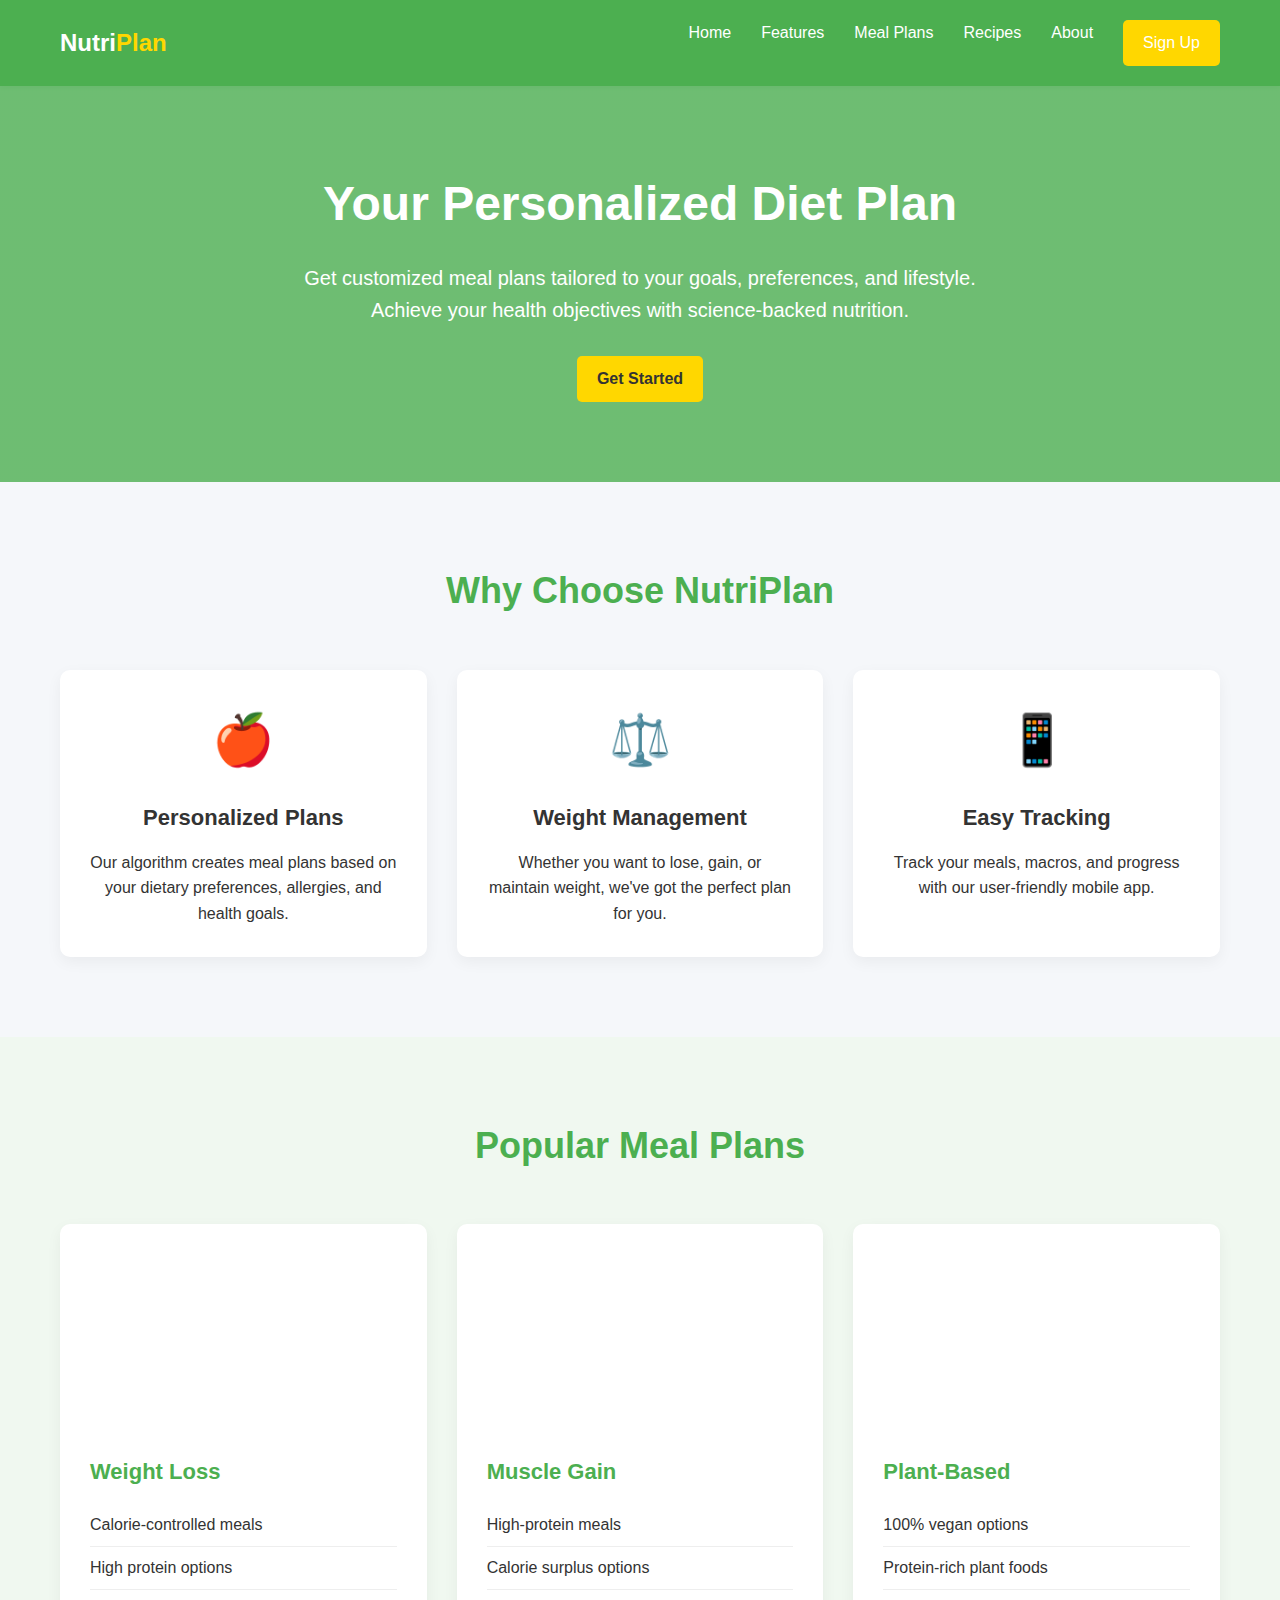
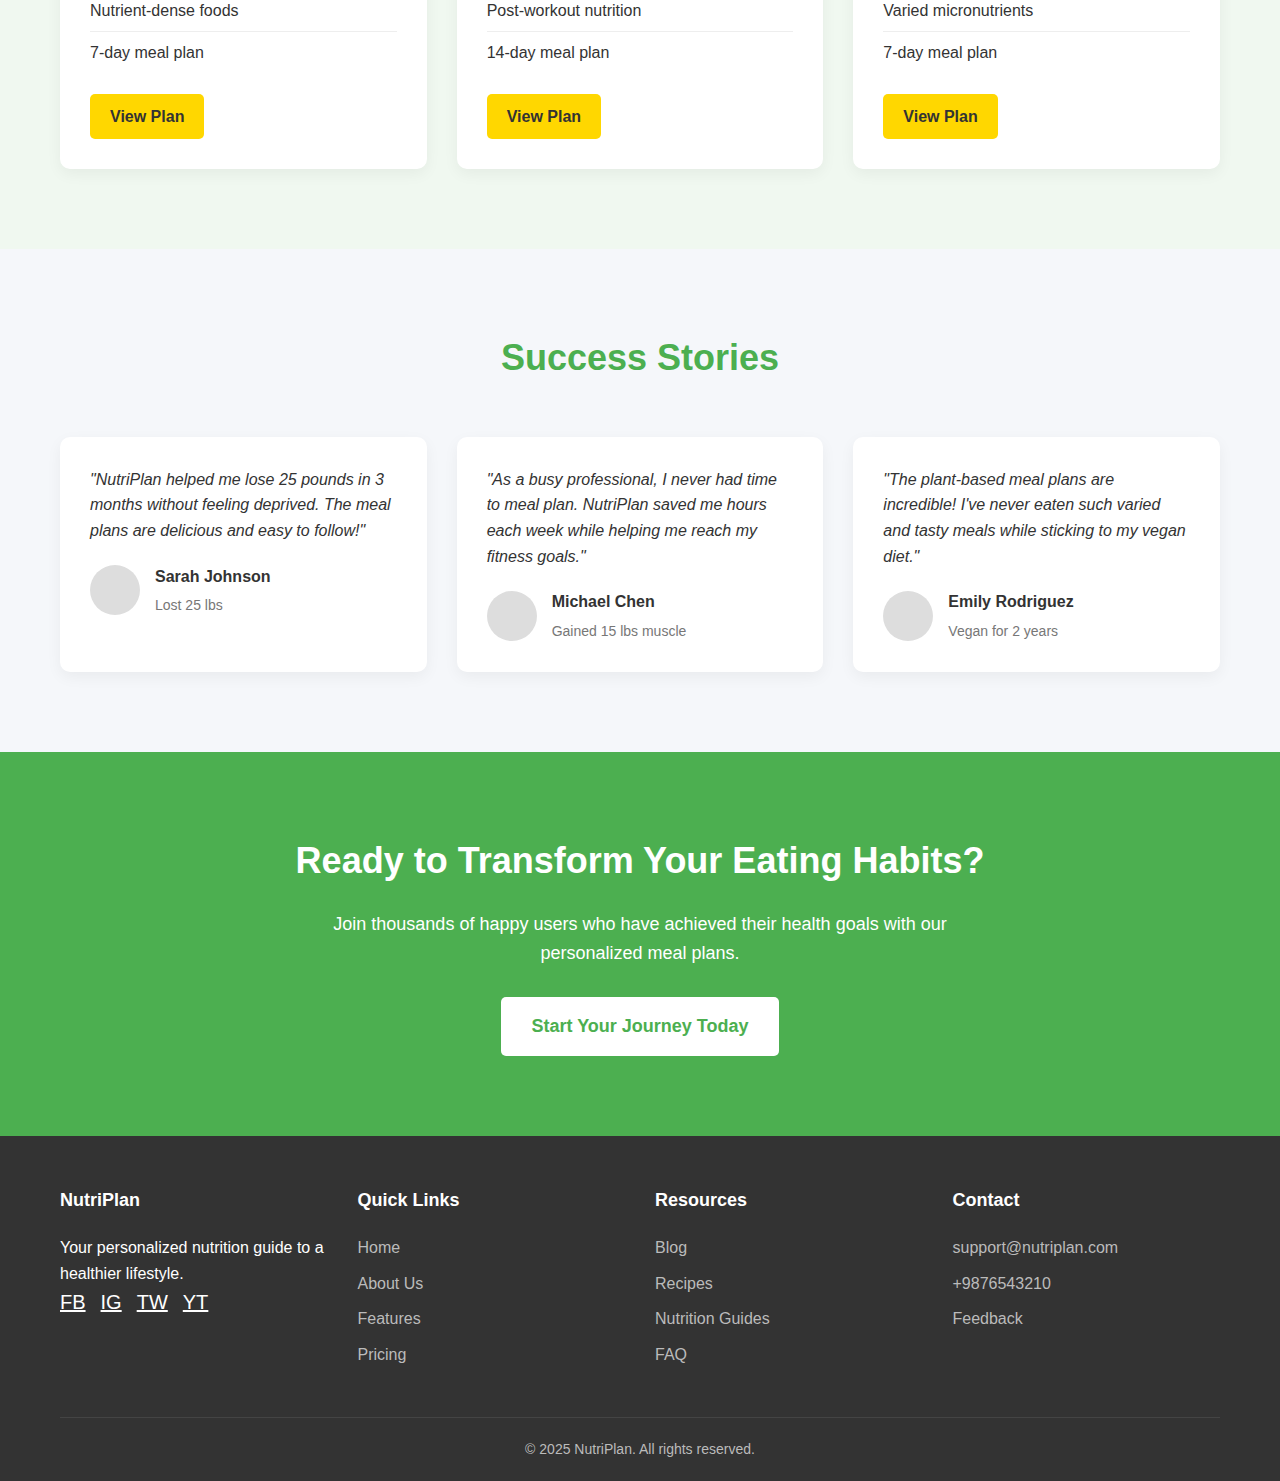
<file: Landing_page/index.html>
<!DOCTYPE html>
<html lang="en">
<head>
    <meta charset="UTF-8">
    <meta name="viewport" content="width=device-width, initial-scale=1.0">
    <title>NutriPlan - A Personalized Diet Planner</title>
    <link rel="stylesheet" href="style.css">
</head>
<body>
    <header>
        <div class="container">
            <nav>
                <div class="logo">Nutri<span>Plan</span></div>
                <ul class="nav-links">
                    <li><a href="#">Home</a></li>
                    <li><a href="#">Features</a></li>
                    <li><a href="#">Meal Plans</a></li>
                    <li><a href="#">Recipes</a></li>
                    <li><a href="#">About</a></li>
                    <li><a href="#" class="btn">Sign Up</a></li>
                </ul>
            </nav>
        </div>
    </header>

    <section class="hero">
        <div class="container">
            <h1>Your Personalized Diet Plan</h1>
            <p>Get customized meal plans tailored to your goals, preferences, and lifestyle. Achieve your health objectives with science-backed nutrition.</p>
            <a href="#" class="btn">Get Started</a>
        </div>
    </section>

   
    <section class="features">
        <div class="container">
            <h2 class="section-title">Why Choose NutriPlan</h2>
            <div class="features-grid">
                <div class="feature-card">
                    <div class="feature-icon">🍎</div>
                    <h3>Personalized Plans</h3>
                    <p>Our algorithm creates meal plans based on your dietary preferences, allergies, and health goals.</p>
                </div>
                <div class="feature-card">
                    <div class="feature-icon">⚖️</div>
                    <h3>Weight Management</h3>
                    <p>Whether you want to lose, gain, or maintain weight, we've got the perfect plan for you.</p>
                </div>
                <div class="feature-card">
                    <div class="feature-icon">📱</div>
                    <h3>Easy Tracking</h3>
                    <p>Track your meals, macros, and progress with our user-friendly mobile app.</p>
                </div>
            </div>
        </div>
    </section>

    
    <section class="meal-plans">
        <div class="container">
            <h2 class="section-title">Popular Meal Plans</h2>
            <div class="plans-grid">
                <div class="plan-card">
                    <div class="plan-image" style="background-image: url('https://images.unsplash.com/photo-1490645935967-10de6ba17061?ixlib=rb-1.2.1&auto=format&fit=crop&w=1350&q=80');"></div>
                    <div class="plan-content">
                        <h3>Weight Loss</h3>
                        <ul>
                            <li>Calorie-controlled meals</li>
                            <li>High protein options</li>
                            <li>Nutrient-dense foods</li>
                            <li>7-day meal plan</li>
                        </ul>
                        <a href="#" class="btn">View Plan</a>
                    </div>
                </div>
                <div class="plan-card">
                    <div class="plan-image" style="background-image: url('https://images.unsplash.com/photo-1546069901-ba9599a7e63c?ixlib=rb-1.2.1&auto=format&fit=crop&w=800&q=80');"></div>
                    <div class="plan-content">
                        <h3>Muscle Gain</h3>
                        <ul>
                            <li>High-protein meals</li>
                            <li>Calorie surplus options</li>
                            <li>Post-workout nutrition</li>
                            <li>14-day meal plan</li>
                        </ul>
                        <a href="#" class="btn">View Plan</a>
                    </div>
                </div>
                <div class="plan-card">
                    <div class="plan-image" style="background-image: url('https://images.unsplash.com/photo-1512621776951-a57141f2eefd?ixlib=rb-1.2.1&auto=format&fit=crop&w=1350&q=80');"></div>
                    <div class="plan-content">
                        <h3>Plant-Based</h3>
                        <ul>
                            <li>100% vegan options</li>
                            <li>Protein-rich plant foods</li>
                            <li>Varied micronutrients</li>
                            <li>7-day meal plan</li>
                        </ul>
                        <a href="#" class="btn">View Plan</a>
                    </div>
                </div>
            </div>
        </div>
    </section>

    <section class="testimonials">
        <div class="container">
            <h2 class="section-title">Success Stories</h2>
            <div class="testimonial-grid">
                <div class="testimonial-card">
                    <p class="testimonial-text">"NutriPlan helped me lose 25 pounds in 3 months without feeling deprived. The meal plans are delicious and easy to follow!"</p>
                    <div class="testimonial-author">
                        <div class="author-image" style="background-image: url('https://randomuser.me/api/portraits/women/32.jpg');"></div>
                        <div class="author-info">
                            <h4>Sarah Johnson</h4>
                            <p>Lost 25 lbs</p>
                        </div>
                    </div>
                </div>
                <div class="testimonial-card">
                    <p class="testimonial-text">"As a busy professional, I never had time to meal plan. NutriPlan saved me hours each week while helping me reach my fitness goals."</p>
                    <div class="testimonial-author">
                        <div class="author-image" style="background-image: url('https://randomuser.me/api/portraits/men/45.jpg');"></div>
                        <div class="author-info">
                            <h4>Michael Chen</h4>
                            <p>Gained 15 lbs muscle</p>
                        </div>
                    </div>
                </div>
                <div class="testimonial-card">
                    <p class="testimonial-text">"The plant-based meal plans are incredible! I've never eaten such varied and tasty meals while sticking to my vegan diet."</p>
                    <div class="testimonial-author">
                        <div class="author-image" style="background-image: url('https://randomuser.me/api/portraits/women/68.jpg');"></div>
                        <div class="author-info">
                            <h4>Emily Rodriguez</h4>
                            <p>Vegan for 2 years</p>
                        </div>
                    </div>
                </div>
            </div>
        </div>
    </section>

    
    <section class="cta">
        <div class="container">
            <h2>Ready to Transform Your Eating Habits?</h2>
            <p>Join thousands of happy users who have achieved their health goals with our personalized meal plans.</p>
            <a href="#" class="btn">Start Your Journey Today</a>
        </div>
    </section>

   
    <footer>
        <div class="container">
            <div class="footer-content">
                <div class="footer-column">
                    <h3>NutriPlan</h3>
                    <p>Your personalized nutrition guide to a healthier lifestyle.</p>
                    <div class="social-links">
                        <a href="#">FB</a>
                        <a href="#">IG</a>
                        <a href="#">TW</a>
                        <a href="#">YT</a>
                    </div>
                </div>
                <div class="footer-column">
                    <h3>Quick Links</h3>
                    <ul>
                        <li><a href="#">Home</a></li>
                        <li><a href="#">About Us</a></li>
                        <li><a href="#">Features</a></li>
                        <li><a href="#">Pricing</a></li>
                    </ul>
                </div>
                <div class="footer-column">
                    <h3>Resources</h3>
                    <ul>
                        <li><a href="#">Blog</a></li>
                        <li><a href="#">Recipes</a></li>
                        <li><a href="#">Nutrition Guides</a></li>
                        <li><a href="#">FAQ</a></li>
                    </ul>
                </div>
                <div class="footer-column">
                    <h3>Contact</h3>
                    <ul>
                        <li><a href="#">support@nutriplan.com</a></li>
                        <li><a href="#">+9876543210</a></li>
                        <li><a href="#">Feedback</a></li>
                    </ul>
                </div>
            </div>
            <div class="copyright">
                <p>&copy; 2025 NutriPlan. All rights reserved.</p>
            </div> 
        </div>
    </footer>
</body>
</html>
</file>
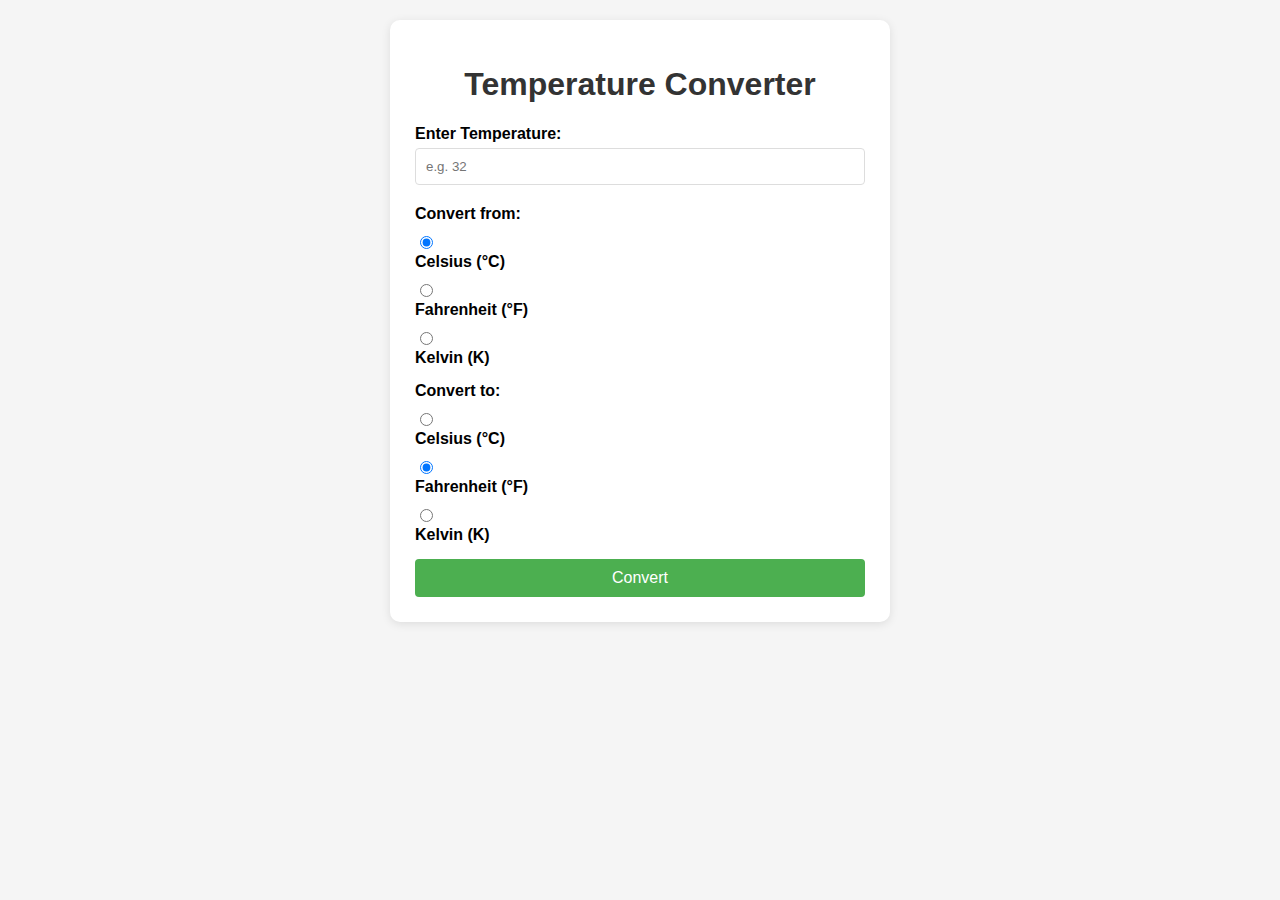
<file: Temperature_Converter/index.html>
<!DOCTYPE html>
<html lang="en">
<head>
    <meta charset="UTF-8">
    <meta name="viewport" content="width=device-width, initial-scale=1.0">
    <title>Temperature Converter</title>
    <link rel="stylesheet" href="style.css">
    
</head>
<body>
    <div class="converter-container">
        <h1>Temperature Converter</h1>
        
        <div class="input-group">
            <label for="temperature">Enter Temperature:</label>
            <input type="number" id="temperature" placeholder="e.g. 32" step="any">
            <div id="temperature-error" class="error">Please enter a valid number</div>
        </div>
        
        <div class="radio-group">
            <label>Convert from:</label>
            <div class="radio-option">
                <input type="radio" id="celsius-from" name="from-unit" value="celsius" checked>
                <label for="celsius-from">Celsius (°C)</label>
            </div>
            <div class="radio-option">
                <input type="radio" id="fahrenheit-from" name="from-unit" value="fahrenheit">
                <label for="fahrenheit-from">Fahrenheit (°F)</label>
            </div>
            <div class="radio-option">
                <input type="radio" id="kelvin-from" name="from-unit" value="kelvin">
                <label for="kelvin-from">Kelvin (K)</label>
            </div>
        </div>
        
        <div class="radio-group">
            <label>Convert to:</label>
            <div class="radio-option">
                <input type="radio" id="celsius-to" name="to-unit" value="celsius">
                <label for="celsius-to">Celsius (°C)</label>
            </div>
            <div class="radio-option">
                <input type="radio" id="fahrenheit-to" name="to-unit" value="fahrenheit" checked>
                <label for="fahrenheit-to">Fahrenheit (°F)</label>
            </div>
            <div class="radio-option">
                <input type="radio" id="kelvin-to" name="to-unit" value="kelvin">
                <label for="kelvin-to">Kelvin (K)</label>
            </div>
        </div>
        
        <button id="convert-btn">Convert</button>
        
        <div id="result" class="result"></div>
    </div>  
    <script src="script.js"></script>
</body>
</html>
</file>
<file: Landing_page/style.css>
* {
    margin: 0;
    padding: 0;
    box-sizing: border-box;
    font-family: 'Segoe UI', Tahoma, Geneva, Verdana, sans-serif;
}

body {
    background-color: #f5f7fa;
    color: #333;
    line-height: 1.6;
}

.container {
    max-width: 1200px;
    margin: 0 auto;
    padding: 0 20px;
}


header {
    background-color: #4CAF50;
    color: white;
    padding: 20px 0;
    box-shadow: 0 2px 5px rgba(0,0,0,0.1);
}

nav {
    display: flex;
    justify-content: space-between;
    align-items: center;
}

.logo {
    font-size: 24px;
    font-weight: bold;
}

.logo span {
    color: #FFD700;
}

.nav-links {
    display: flex;
    list-style: none;
}

.nav-links li {
    margin-left: 30px;
}

.nav-links a {
    color: white;
    text-decoration: none;
    font-weight: 500;
    transition: color 0.3s;
}

.nav-links a:hover {
    color: #FFD700;
}

.btn {
    display: inline-block;
    background-color: #FFD700;
    color: #333;
    padding: 10px 20px;
    border-radius: 5px;
    text-decoration: none;
    font-weight: bold;
    transition: background-color 0.3s;
}

.btn:hover {
    background-color: #e6c200;
}


.hero {
    padding: 80px 0;
    text-align: center;
    background: linear-gradient(rgba(76, 175, 80, 0.8), rgba(76, 175, 80, 0.8)), url('https://images.unsplash.com/photo-1490645935967-10de6ba17061?ixlib=rb-1.2.1&auto=format&fit=crop&w=1350&q=80');
    background-size: cover;
    background-position: center;
    color: white;
}

.hero h1 {
    font-size: 48px;
    margin-bottom: 20px;
}

.hero p {
    font-size: 20px;
    max-width: 700px;
    margin: 0 auto 30px;
}


.features {
    padding: 80px 0;
}

.section-title {
    text-align: center;
    margin-bottom: 50px;
    font-size: 36px;
    color: #4CAF50;
}

.features-grid {
    display: grid;
    grid-template-columns: repeat(auto-fit, minmax(300px, 1fr));
    gap: 30px;
}

.feature-card {
    background-color: white;
    border-radius: 10px;
    padding: 30px;
    box-shadow: 0 5px 15px rgba(0,0,0,0.05);
    text-align: center;
    transition: transform 0.3s;
}

.feature-card:hover {
    transform: translateY(-10px);
}

.feature-icon {
    font-size: 50px;
    color: #4CAF50;
    margin-bottom: 20px;
}

.feature-card h3 {
    margin-bottom: 15px;
    font-size: 22px;
}


.meal-plans {
    padding: 80px 0;
    background-color: #f0f8f0;
}

.plans-grid {
    display: grid;
    grid-template-columns: repeat(auto-fit, minmax(300px, 1fr));
    gap: 30px;
}

.plan-card {
    background-color: white;
    border-radius: 10px;
    overflow: hidden;
    box-shadow: 0 5px 15px rgba(0,0,0,0.05);
}

.plan-image {
    height: 200px;
    background-size: cover;
    background-position: center;
}

.plan-content {
    padding: 30px;
}

.plan-content h3 {
    margin-bottom: 15px;
    font-size: 22px;
    color: #4CAF50;
}

.plan-content ul {
    list-style: none;
    margin-bottom: 20px;
}

.plan-content ul li {
    padding: 8px 0;
    border-bottom: 1px solid #eee;
}

.plan-content ul li:last-child {
    border-bottom: none;
}


.testimonials {
    padding: 80px 0;
}

.testimonial-grid {
    display: grid;
    grid-template-columns: repeat(auto-fit, minmax(300px, 1fr));
    gap: 30px;
}

.testimonial-card {
    background-color: white;
    border-radius: 10px;
    padding: 30px;
    box-shadow: 0 5px 15px rgba(0,0,0,0.05);
}

.testimonial-text {
    font-style: italic;
    margin-bottom: 20px;
}

.testimonial-author {
    display: flex;
    align-items: center;
}

.author-image {
    width: 50px;
    height: 50px;
    border-radius: 50%;
    background-color: #ddd;
    margin-right: 15px;
    background-size: cover;
    background-position: center;
}

.author-info h4 {
    margin-bottom: 5px;
}

.author-info p {
    color: #777;
    font-size: 14px;
}


.cta {
    padding: 80px 0;
    background-color: #4CAF50;
    color: white;
    text-align: center;
}

.cta h2 {
    font-size: 36px;
    margin-bottom: 20px;
}

.cta p {
    max-width: 700px;
    margin: 0 auto 30px;
    font-size: 18px;
}

.cta .btn {
    background-color: white;
    color: #4CAF50;
    font-size: 18px;
    padding: 15px 30px;
}

.cta .btn:hover {
    background-color: #f0f0f0;
}


footer {
    background-color: #333;
    color: white;
    padding: 50px 0 20px;
}

.footer-content {
    display: grid;
    grid-template-columns: repeat(auto-fit, minmax(200px, 1fr));
    gap: 30px;
    margin-bottom: 40px;
}

.footer-column h3 {
    margin-bottom: 20px;
    font-size: 18px;
}

.footer-column ul {
    list-style: none;
}

.footer-column ul li {
    margin-bottom: 10px;
}

.footer-column ul li a {
    color: #bbb;
    text-decoration: none;
    transition: color 0.3s;
}

.footer-column ul li a:hover {
    color: white;
}

.social-links {
    display: flex;
    gap: 15px;
}

.social-links a {
    color: white;
    font-size: 20px;
}

.copyright {
    text-align: center;
    padding-top: 20px;
    border-top: 1px solid #444;
    color: #bbb;
    font-size: 14px;
}


@media (max-width: 768px) {
    .nav-links {
        display: none;
    }

    .hero h1 {
        font-size: 36px;
    }

    .hero p {
        font-size: 18px;
    }
}
</file>
<file: Temperature_Converter/style.css>
body {
            font-family: Arial, sans-serif;
            max-width: 500px;
            margin: 0 auto;
            padding: 20px;
            background-color: #f5f5f5;
        }
        .converter-container {
            background-color: white;
            padding: 25px;
            border-radius: 10px;
            box-shadow: 0 2px 10px rgba(0,0,0,0.1);
        }
        h1 {
            text-align: center;
            color: #333;
        }
        .input-group {
            margin-bottom: 20px;
        }
        label {
            display: block;
            margin-bottom: 5px;
            font-weight: bold;
        }
        input[type="number"] {
            width: 100%;
            padding: 10px;
            border: 1px solid #ddd;
            border-radius: 4px;
            box-sizing: border-box;
        }
        .radio-group {
            margin: 15px 0;
        }
        .radio-option {
            margin: 10px 0;
        }
        button {
            background-color: #4CAF50;
            color: white;
            border: none;
            padding: 10px 15px;
            border-radius: 4px;
            cursor: pointer;
            font-size: 16px;
            width: 100%;
        }
        button:hover {
            background-color: #45a049;
        }
        .result {
            margin-top: 20px;
            padding: 15px;
            background-color: #e9f7ef;
            border-radius: 4px;
            text-align: center;
            font-size: 18px;
            display: none;
        }
        .error {
            color: red;
            margin-top: 5px;
            display: none;
        }
</file>
